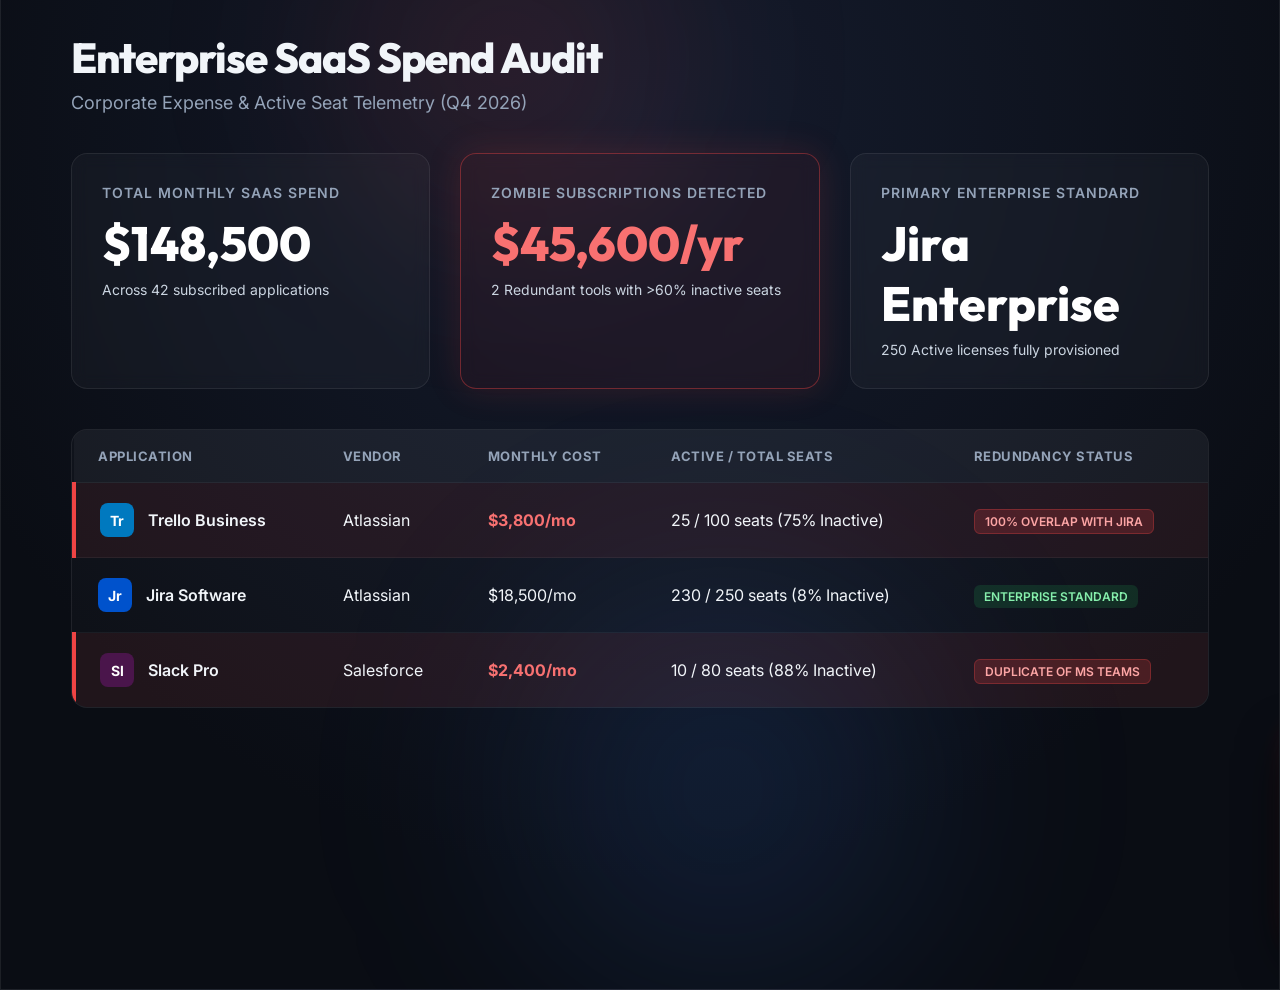
<file: docs/demo_video/index.html>
<!DOCTYPE html>
<html lang="en">
<head>
  <meta charset="UTF-8">
  <meta name="viewport" content="width=device-width, initial-scale=1.0">
  <title>Zombie SaaS Consolidator — Problem Statement Demo</title>
  <link rel="preconnect" href="https://fonts.googleapis.com">
  <link rel="preconnect" href="https://fonts.gstatic.com" crossorigin>
  <link href="https://fonts.googleapis.com/css2?family=Inter:wght@400;500;600;700;800&family=Outfit:wght@500;700;800;900&display=swap" rel="stylesheet">
  <style>
    * {
      box-sizing: border-box;
      margin: 0;
      padding: 0;
    }

    body {
      background: #0a0d14;
      color: #f1f5f9;
      font-family: 'Inter', -apple-system, BlinkMacSystemFont, sans-serif;
      overflow: hidden;
      width: 100vw;
      height: 100vh;
      display: flex;
      align-items: center;
      justify-content: center;
    }

    /* Stage Container (Fixed 16:9 1920x1080 canvas) */
    #stage {
      position: relative;
      width: 1920px;
      height: 1080px;
      background: radial-gradient(circle at 50% 20%, #151c2e 0%, #0a0d14 70%);
      overflow: hidden;
      border: 1px solid rgba(255, 255, 255, 0.08);
      box-shadow: 0 25px 50px -12px rgba(0, 0, 0, 0.7);
    }

    /* Background glow orbs */
    .glow-orb-red {
      position: absolute;
      top: -100px;
      left: 20%;
      width: 500px;
      height: 500px;
      background: radial-gradient(circle, rgba(239, 68, 68, 0.15) 0%, transparent 70%);
      filter: blur(80px);
      pointer-events: none;
    }

    .glow-orb-blue {
      position: absolute;
      bottom: -100px;
      right: 20%;
      width: 600px;
      height: 600px;
      background: radial-gradient(circle, rgba(59, 130, 246, 0.18) 0%, transparent 70%);
      filter: blur(90px);
      pointer-events: none;
    }

    /* Top Navigation bar */
    .top-nav {
      position: absolute;
      top: 0;
      left: 0;
      right: 0;
      height: 70px;
      padding: 0 40px;
      display: flex;
      align-items: center;
      justify-content: space-between;
      border-bottom: 1px solid rgba(255, 255, 255, 0.07);
      background: rgba(10, 13, 20, 0.7);
      backdrop-filter: blur(12px);
      z-index: 10;
    }

    .brand {
      display: flex;
      align-items: center;
      gap: 12px;
      font-family: 'Outfit', sans-serif;
      font-size: 22px;
      font-weight: 700;
      letter-spacing: -0.5px;
    }

    .brand-icon {
      font-size: 26px;
    }

    .badge-live {
      display: flex;
      align-items: center;
      gap: 8px;
      background: rgba(34, 197, 94, 0.15);
      border: 1px solid rgba(34, 197, 94, 0.3);
      padding: 6px 14px;
      border-radius: 9999px;
      font-size: 13px;
      font-weight: 600;
      color: #4ade80;
    }

    .pulse-dot {
      width: 8px;
      height: 8px;
      background: #4ade80;
      border-radius: 50%;
      box-shadow: 0 0 12px #4ade80;
      animation: pulse 1.5s infinite;
    }

    @keyframes pulse {
      0%, 100% { opacity: 1; transform: scale(1); }
      50% { opacity: 0.4; transform: scale(1.3); }
    }

    /* Timer Progress Bar at top */
    .timeline-bar {
      position: absolute;
      top: 0;
      left: 0;
      height: 4px;
      background: linear-gradient(90deg, #ef4444, #f59e0b, #10b981, #6366f1);
      width: 0%;
      z-index: 100;
      transition: width 0.1s linear;
    }

    /* Scenes */
    .scene {
      position: absolute;
      top: 70px;
      left: 0;
      right: 0;
      bottom: 0;
      padding: 50px 70px;
      opacity: 0;
      transform: translateY(20px);
      transition: opacity 0.6s ease, transform 0.6s ease;
      pointer-events: none;
    }

    .scene.active {
      opacity: 1;
      transform: translateY(0);
      pointer-events: auto;
    }

    /* SCENE 1: Spend Dashboard */
    .header-title {
      font-family: 'Outfit', sans-serif;
      font-size: 42px;
      font-weight: 800;
      letter-spacing: -1px;
      margin-bottom: 8px;
    }

    .header-sub {
      color: #94a3b8;
      font-size: 18px;
      margin-bottom: 40px;
    }

    .kpi-grid {
      display: grid;
      grid-template-columns: repeat(3, 1fr);
      gap: 30px;
      margin-bottom: 40px;
    }

    .kpi-card {
      background: rgba(255, 255, 255, 0.03);
      border: 1px solid rgba(255, 255, 255, 0.08);
      border-radius: 16px;
      padding: 30px;
      backdrop-filter: blur(8px);
    }

    .kpi-card.warning-card {
      border: 1px solid rgba(239, 68, 68, 0.4);
      background: rgba(239, 68, 68, 0.05);
      box-shadow: 0 0 35px rgba(239, 68, 68, 0.15);
      animation: alertPulse 2s infinite ease-in-out;
    }

    @keyframes alertPulse {
      0%, 100% { border-color: rgba(239, 68, 68, 0.4); box-shadow: 0 0 25px rgba(239, 68, 68, 0.1); }
      50% { border-color: rgba(239, 68, 68, 0.8); box-shadow: 0 0 45px rgba(239, 68, 68, 0.25); }
    }

    .kpi-label {
      font-size: 14px;
      text-transform: uppercase;
      letter-spacing: 1px;
      color: #94a3b8;
      margin-bottom: 12px;
      font-weight: 600;
    }

    .kpi-value {
      font-family: 'Outfit', sans-serif;
      font-size: 48px;
      font-weight: 800;
      color: #ffffff;
      margin-bottom: 8px;
    }

    .kpi-value.red {
      color: #f87171;
    }

    .kpi-desc {
      font-size: 14px;
      color: #cbd5e1;
    }

    /* Subscriptions Table */
    .table-container {
      background: rgba(255, 255, 255, 0.02);
      border: 1px solid rgba(255, 255, 255, 0.07);
      border-radius: 16px;
      overflow: hidden;
    }

    table {
      width: 100%;
      border-collapse: collapse;
      text-align: left;
    }

    th {
      background: rgba(255, 255, 255, 0.04);
      padding: 18px 24px;
      font-size: 13px;
      text-transform: uppercase;
      letter-spacing: 0.5px;
      color: #94a3b8;
    }

    td {
      padding: 20px 24px;
      border-top: 1px solid rgba(255, 255, 255, 0.05);
      font-size: 16px;
    }

    tr.highlight-row {
      background: rgba(239, 68, 68, 0.08);
      border-left: 4px solid #ef4444;
    }

    .app-cell {
      display: flex;
      align-items: center;
      gap: 14px;
      font-weight: 600;
    }

    .app-icon {
      width: 34px;
      height: 34px;
      border-radius: 8px;
      display: flex;
      align-items: center;
      justify-content: center;
      font-weight: 700;
      font-size: 14px;
    }

    .badge-tag {
      padding: 4px 10px;
      border-radius: 6px;
      font-size: 12px;
      font-weight: 600;
    }

    .badge-danger {
      background: rgba(239, 68, 68, 0.2);
      color: #fca5a5;
      border: 1px solid rgba(239, 68, 68, 0.3);
    }

    .badge-success {
      background: rgba(34, 197, 94, 0.15);
      color: #86efac;
    }

    /* SCENE 2: Slack Notification Slide-in */
    .slack-popup {
      position: absolute;
      bottom: 50px;
      right: 70px;
      width: 520px;
      background: #1e1e24;
      border: 1px solid rgba(255, 255, 255, 0.15);
      border-radius: 14px;
      box-shadow: 0 20px 50px rgba(0, 0, 0, 0.8), 0 0 30px rgba(239, 68, 68, 0.2);
      overflow: hidden;
      transform: translateX(600px);
      transition: transform 0.6s cubic-bezier(0.16, 1, 0.3, 1);
      z-index: 50;
    }

    .slack-popup.visible {
      transform: translateX(0);
    }

    .slack-header {
      background: #2a2a32;
      padding: 12px 18px;
      display: flex;
      align-items: center;
      justify-content: space-between;
      font-size: 13px;
      font-weight: 600;
      color: #e2e8f0;
      border-bottom: 1px solid rgba(255, 255, 255, 0.08);
    }

    .slack-body {
      padding: 18px;
    }

    .slack-title {
      font-weight: 700;
      color: #f87171;
      font-size: 15px;
      margin-bottom: 8px;
      display: flex;
      align-items: center;
      gap: 8px;
    }

    .slack-text {
      font-size: 14px;
      color: #cbd5e1;
      line-height: 1.5;
      margin-bottom: 12px;
    }

    .slack-alert-box {
      background: rgba(239, 68, 68, 0.15);
      border-left: 3px solid #ef4444;
      padding: 10px 12px;
      font-size: 13px;
      color: #fecaca;
      border-radius: 4px;
      font-weight: 500;
    }

    /* SCENE 3: The Dilemma */
    .dilemma-container {
      display: flex;
      flex-direction: column;
      align-items: center;
      justify-content: center;
      height: 100%;
      text-align: center;
    }

    .dilemma-badge {
      background: rgba(239, 68, 68, 0.15);
      color: #f87171;
      border: 1px solid rgba(239, 68, 68, 0.3);
      padding: 8px 18px;
      border-radius: 999px;
      font-size: 15px;
      font-weight: 700;
      letter-spacing: 1px;
      margin-bottom: 24px;
      text-transform: uppercase;
    }

    .dilemma-heading {
      font-family: 'Outfit', sans-serif;
      font-size: 64px;
      font-weight: 900;
      line-height: 1.1;
      letter-spacing: -2px;
      max-width: 1100px;
      margin-bottom: 30px;
    }

    .dilemma-cards {
      display: flex;
      gap: 30px;
      margin-top: 20px;
    }

    .dilemma-card {
      background: rgba(255, 255, 255, 0.03);
      border: 1px solid rgba(255, 255, 255, 0.1);
      border-radius: 16px;
      padding: 30px 40px;
      width: 480px;
      text-align: left;
    }

    .card-title-no {
      font-size: 22px;
      font-weight: 800;
      color: #f87171;
      margin-bottom: 10px;
      display: flex;
      align-items: center;
      gap: 10px;
    }

    .card-desc {
      font-size: 16px;
      color: #94a3b8;
      line-height: 1.5;
    }

    /* SCENE 4: Hero Reveal */
    .hero-container {
      display: flex;
      flex-direction: column;
      align-items: center;
      justify-content: center;
      height: 100%;
      text-align: center;
    }

    .hero-eyebrow {
      font-size: 16px;
      font-weight: 700;
      text-transform: uppercase;
      letter-spacing: 2px;
      color: #38bdf8;
      margin-bottom: 16px;
    }

    .hero-title {
      font-family: 'Outfit', sans-serif;
      font-size: 80px;
      font-weight: 900;
      letter-spacing: -3px;
      line-height: 1;
      background: linear-gradient(135deg, #ffffff 30%, #94a3b8 100%);
      -webkit-background-clip: text;
      -webkit-text-fill-color: transparent;
      margin-bottom: 20px;
    }

    .hero-sub {
      font-size: 24px;
      color: #cbd5e1;
      max-width: 900px;
      margin-bottom: 50px;
      line-height: 1.4;
    }

    .agent-hierarchy {
      display: flex;
      gap: 30px;
      align-items: center;
      justify-content: center;
    }

    .agent-pill {
      background: rgba(255, 255, 255, 0.04);
      border: 1px solid rgba(255, 255, 255, 0.12);
      border-radius: 16px;
      padding: 24px 30px;
      width: 340px;
      text-align: left;
      backdrop-filter: blur(10px);
      box-shadow: 0 10px 30px rgba(0, 0, 0, 0.4);
      transform: translateY(0);
      transition: transform 0.3s;
    }

    .agent-pill:hover {
      transform: translateY(-5px);
    }

    .agent-pill.auditor {
      border-top: 4px solid #f59e0b;
    }

    .agent-pill.architect {
      border-top: 4px solid #6366f1;
    }

    .agent-pill.integrator {
      border-top: 4px solid #10b981;
    }

    .agent-title {
      font-family: 'Outfit', sans-serif;
      font-size: 20px;
      font-weight: 800;
      margin-bottom: 6px;
      display: flex;
      align-items: center;
      gap: 10px;
    }

    .agent-model {
      font-size: 12px;
      font-weight: 700;
      padding: 3px 8px;
      border-radius: 4px;
      background: rgba(255, 255, 255, 0.1);
      color: #94a3b8;
      display: inline-block;
      margin-bottom: 10px;
    }

    .agent-desc {
      font-size: 14px;
      color: #94a3b8;
      line-height: 1.4;
    }

    .hero-footer {
      margin-top: 50px;
      display: flex;
      gap: 16px;
      align-items: center;
      font-size: 14px;
      color: #64748b;
      font-weight: 600;
    }

    .hero-footer span {
      display: flex;
      align-items: center;
      gap: 6px;
      color: #94a3b8;
    }
  </style>
</head>
<body>

  <div id="stage">
    <!-- Top Progress Bar -->
    <div class="timeline-bar" id="timelineBar"></div>

    <!-- Background Orbs -->
    <div class="glow-orb-red"></div>
    <div class="glow-orb-blue"></div>

    <!-- Navigation Header -->
    <header class="top-nav">
      <div class="brand">
        <span class="brand-icon">🧟</span>
        <span>Zombie SaaS Consolidator</span>
      </div>
      <div class="badge-live">
        <div class="pulse-dot"></div>
        <span>GOOGLE CLOUD RUN • LIVE</span>
      </div>
    </header>

    <!-- SCENE 1: Spend Dashboard (0s - 9s) -->
    <section class="scene active" id="scene1">
      <h1 class="header-title">Enterprise SaaS Spend Audit</h1>
      <p class="header-sub">Corporate Expense & Active Seat Telemetry (Q4 2026)</p>

      <div class="kpi-grid">
        <div class="kpi-card">
          <div class="kpi-label">Total Monthly SaaS Spend</div>
          <div class="kpi-value">$148,500</div>
          <div class="kpi-desc">Across 42 subscribed applications</div>
        </div>

        <div class="kpi-card warning-card">
          <div class="kpi-label">Zombie Subscriptions Detected</div>
          <div class="kpi-value red" id="wasteCounter">$45,600/yr</div>
          <div class="kpi-desc">2 Redundant tools with >60% inactive seats</div>
        </div>

        <div class="kpi-card">
          <div class="kpi-label">Primary Enterprise Standard</div>
          <div class="kpi-value">Jira Enterprise</div>
          <div class="kpi-desc">250 Active licenses fully provisioned</div>
        </div>
      </div>

      <div class="table-container">
        <table>
          <thead>
            <tr>
              <th>Application</th>
              <th>Vendor</th>
              <th>Monthly Cost</th>
              <th>Active / Total Seats</th>
              <th>Redundancy Status</th>
            </tr>
          </thead>
          <tbody>
            <tr class="highlight-row">
              <td>
                <div class="app-cell">
                  <div class="app-icon" style="background: #0079bf; color: #fff;">Tr</div>
                  <span>Trello Business</span>
                </div>
              </td>
              <td>Atlassian</td>
              <td style="font-weight: 700; color: #f87171;">$3,800/mo</td>
              <td>25 / 100 seats (75% Inactive)</td>
              <td><span class="badge-tag badge-danger">100% OVERLAP WITH JIRA</span></td>
            </tr>
            <tr>
              <td>
                <div class="app-cell">
                  <div class="app-icon" style="background: #0052cc; color: #fff;">Jr</div>
                  <span>Jira Software</span>
                </div>
              </td>
              <td>Atlassian</td>
              <td>$18,500/mo</td>
              <td>230 / 250 seats (8% Inactive)</td>
              <td><span class="badge-tag badge-success">ENTERPRISE STANDARD</span></td>
            </tr>
            <tr class="highlight-row">
              <td>
                <div class="app-cell">
                  <div class="app-icon" style="background: #4a154b; color: #fff;">Sl</div>
                  <span>Slack Pro</span>
                </div>
              </td>
              <td>Salesforce</td>
              <td style="font-weight: 700; color: #f87171;">$2,400/mo</td>
              <td>10 / 80 seats (88% Inactive)</td>
              <td><span class="badge-tag badge-danger">DUPLICATE OF MS TEAMS</span></td>
            </tr>
          </tbody>
        </table>
      </div>
    </section>

    <!-- Slack Notification Slide-in (pops at 8s) -->
    <div class="slack-popup" id="slackPopup">
      <div class="slack-header">
        <span>#it-finance-alerts</span>
        <span>Just now</span>
      </div>
      <div class="slack-body">
        <div class="slack-title">
          <span>⚠️</span>
          <span>Redundant SaaS Flagged: Trello ($3,800/mo)</span>
        </div>
        <p class="slack-text">
          Auditor detected 100% capability overlap with Jira Software. Cancellation proposed.
        </p>
        <div class="slack-alert-box">
          🚨 CRITICAL WARNING: 12 active Zapier webhooks & 4 Make scenarios depend on this board! Direct cancellation will break customer onboarding!
        </div>
      </div>
    </div>

    <!-- SCENE 2: The Dilemma (14s - 23s) -->
    <section class="scene" id="scene2">
      <div class="dilemma-container">
        <div class="dilemma-badge">The Enterprise Paradox</div>
        <h2 class="dilemma-heading">Why Can't IT Just Cancel Zombie SaaS?</h2>

        <div class="dilemma-cards">
          <div class="dilemma-card">
            <div class="card-title-no">
              <span>❌</span>
              <span>Direct Cancellation Breaks Workflows</span>
            </div>
            <p class="card-desc">
              Third-party automation hubs (Zapier, Make), legacy webhooks, and historical card data vanish overnight. Department pipelines silently crash.
            </p>
          </div>

          <div class="dilemma-card">
            <div class="card-title-no">
              <span>❌</span>
              <span>Manual Migration Takes 6+ Weeks</span>
            </div>
            <p class="card-desc">
              IT teams lack the bandwidth to reverse-engineer board automation rules, map custom schemas, test corner cases, and verify cutover safety.
            </p>
          </div>
        </div>
      </div>
    </section>

    <!-- SCENE 3: The Hero Solution (23s - 35s) -->
    <section class="scene" id="scene3">
      <div class="hero-container">
        <div class="hero-eyebrow">Google AI Builder Cup 2026 Submission</div>
        <h1 class="hero-title">Zombie SaaS Consolidator</h1>
        <p class="hero-sub">
          Autonomous multi-agent orchestration that detects redundant SaaS tools and executes safe, verified migrations on Google Cloud.
        </p>

        <div class="agent-hierarchy">
          <div class="agent-pill auditor">
            <div class="agent-title">
              <span>🔍</span>
              <span>Auditor Agent</span>
            </div>
            <div class="agent-model">Gemini Flash</div>
            <p class="agent-desc">
              Scans IdP login logs, ingests expense webhooks, and calculates ROI redundancy math.
            </p>
          </div>

          <div class="agent-pill architect">
            <div class="agent-title">
              <span>📐</span>
              <span>Architect Agent</span>
            </div>
            <div class="agent-model">Gemini Pro Pipeline</div>
            <p class="agent-desc">
              Extracts behavioral contracts, diffs schemas, and simulates transition states.
            </p>
          </div>

          <div class="agent-pill integrator">
            <div class="agent-title">
              <span>🔌</span>
              <span>Integrator Agent</span>
            </div>
            <div class="agent-model">Gemini Flash</div>
            <p class="agent-desc">
              Discovers Zapier and Make automation hubs to map out dependency graphs.
            </p>
          </div>
        </div>

        <div class="hero-footer">
          <span>Google Agent Development Kit (ADK)</span>
          <span>•</span>
          <span>Google Cloud Run (asia-south1)</span>
          <span>•</span>
          <span>Firebase Firestore</span>
          <span>•</span>
          <span>3-Tier HITL Governance</span>
        </div>
      </div>
    </section>
  </div>

  <script>
    // 35-Second Orchestrated Timeline
    const TOTAL_DURATION = 35000;
    const startTime = Date.now();

    const timelineBar = document.getElementById('timelineBar');
    const scene1 = document.getElementById('scene1');
    const scene2 = document.getElementById('scene2');
    const scene3 = document.getElementById('scene3');
    const slackPopup = document.getElementById('slackPopup');

    function updateTimeline() {
      const elapsed = Date.now() - startTime;
      const progress = Math.min(100, (elapsed / TOTAL_DURATION) * 100);
      timelineBar.style.width = progress + '%';

      // 0s - 13s: Scene 1 active
      if (elapsed < 13000) {
        scene1.classList.add('active');
        scene2.classList.remove('active');
        scene3.classList.remove('active');
      }

      // At 6.5s: Slack popup slides in
      if (elapsed >= 6500 && elapsed < 13000) {
        slackPopup.classList.add('visible');
      } else {
        slackPopup.classList.remove('visible');
      }

      // 13s - 22s: Scene 2 (The Dilemma)
      if (elapsed >= 13000 && elapsed < 22000) {
        scene1.classList.remove('active');
        scene2.classList.add('active');
        scene3.classList.remove('active');
      }

      // 22s - 35s: Scene 3 (Hero Reveal)
      if (elapsed >= 22000) {
        scene1.classList.remove('active');
        scene2.classList.remove('active');
        scene3.classList.add('active');
      }

      if (elapsed < TOTAL_DURATION) {
        requestAnimationFrame(updateTimeline);
      }
    }

    requestAnimationFrame(updateTimeline);
  </script>
</body>
</html>
</file>
